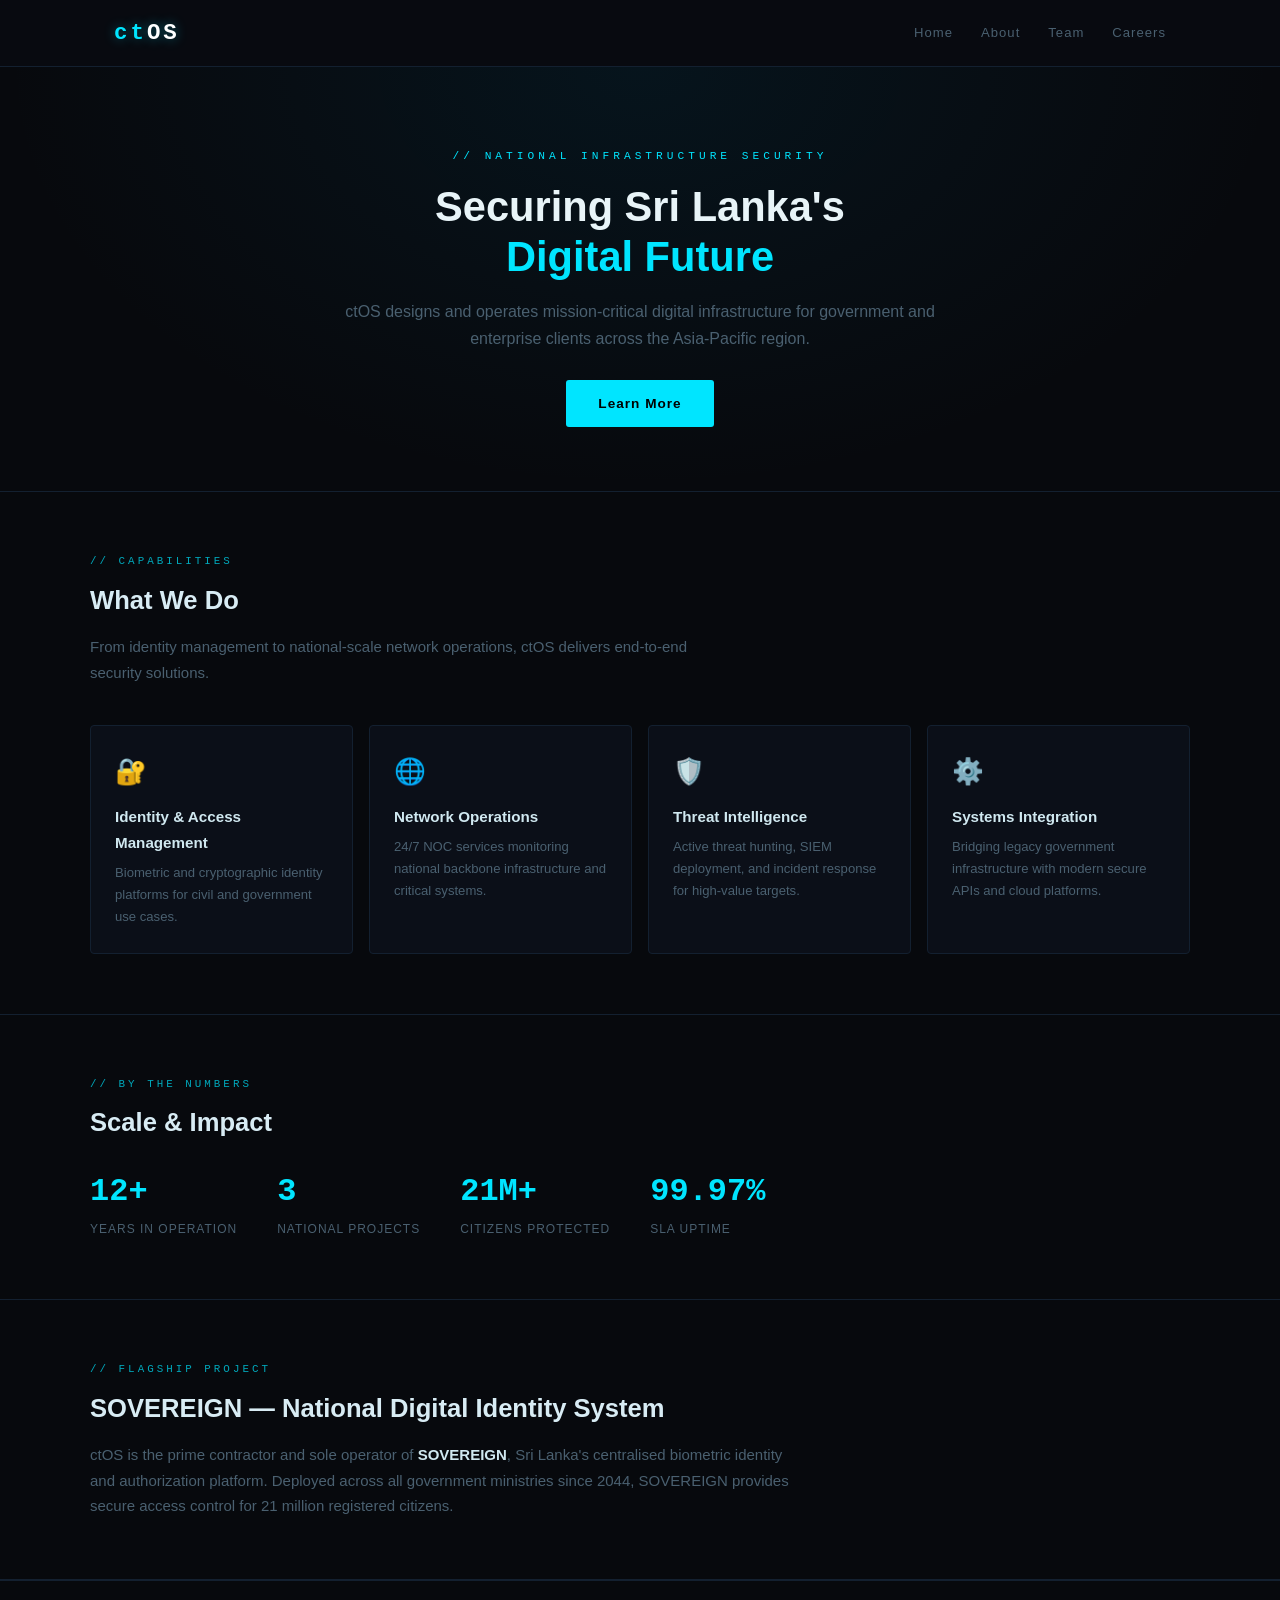
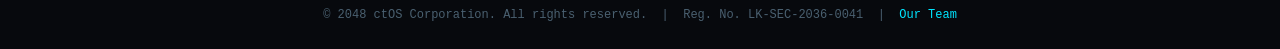
<file: stages/stage1-osint/html/index.html>
<!DOCTYPE html>
<html lang="en">
<head>
  <meta charset="UTF-8" />
  <meta name="viewport" content="width=device-width, initial-scale=1.0" />
  <title>ctOS Corporation – Securing Sri Lanka's Digital Future</title>
  <link rel="stylesheet" href="style.css" />
</head>
<body>

<nav>
  <div class="nav-inner">
    <div class="nav-logo">ct<span>OS</span></div>
    <div class="nav-links">
      <a href="index.html">Home</a>
      <a href="about.html">About</a>
      <a href="team.html">Team</a>
      <a href="careers.html">Careers</a>
    </div>
  </div>
</nav>

<section class="hero">
  <div class="hero-tag">// NATIONAL INFRASTRUCTURE SECURITY</div>
  <h1>Securing Sri Lanka's<br/><span>Digital Future</span></h1>
  <p>ctOS designs and operates mission-critical digital infrastructure for government and enterprise clients across the Asia-Pacific region.</p>
  <a href="about.html" class="btn-primary">Learn More</a>
</section>

<section>
  <div class="container">
    <div class="section-tag">// CAPABILITIES</div>
    <h2 class="section-title">What We Do</h2>
    <p class="section-sub">From identity management to national-scale network operations, ctOS delivers end-to-end security solutions.</p>
    <div class="services-grid">
      <div class="service-card">
        <div class="service-icon">🔐</div>
        <h3>Identity &amp; Access Management</h3>
        <p>Biometric and cryptographic identity platforms for civil and government use cases.</p>
      </div>
      <div class="service-card">
        <div class="service-icon">🌐</div>
        <h3>Network Operations</h3>
        <p>24/7 NOC services monitoring national backbone infrastructure and critical systems.</p>
      </div>
      <div class="service-card">
        <div class="service-icon">🛡️</div>
        <h3>Threat Intelligence</h3>
        <p>Active threat hunting, SIEM deployment, and incident response for high-value targets.</p>
      </div>
      <div class="service-card">
        <div class="service-icon">⚙️</div>
        <h3>Systems Integration</h3>
        <p>Bridging legacy government infrastructure with modern secure APIs and cloud platforms.</p>
      </div>
    </div>
  </div>
</section>

<section>
  <div class="container">
    <div class="section-tag">// BY THE NUMBERS</div>
    <h2 class="section-title">Scale &amp; Impact</h2>
    <div class="stats-row">
      <div class="stat-item">
        <div class="stat-num">12+</div>
        <div class="stat-label">YEARS IN OPERATION</div>
      </div>
      <div class="stat-item">
        <div class="stat-num">3</div>
        <div class="stat-label">NATIONAL PROJECTS</div>
      </div>
      <div class="stat-item">
        <div class="stat-num">21M+</div>
        <div class="stat-label">CITIZENS PROTECTED</div>
      </div>
      <div class="stat-item">
        <div class="stat-num">99.97%</div>
        <div class="stat-label">SLA UPTIME</div>
      </div>
    </div>
  </div>
</section>

<section>
  <div class="container">
    <div class="section-tag">// FLAGSHIP PROJECT</div>
    <h2 class="section-title">SOVEREIGN — National Digital Identity System</h2>
    <p style="color:var(--text-dim); max-width:700px;">
      ctOS is the prime contractor and sole operator of <strong style="color:#d0e8f0">SOVEREIGN</strong>, Sri Lanka's centralised biometric identity and authorization platform. Deployed across all government ministries since 2044, SOVEREIGN provides secure access control for 21 million registered citizens.
    </p>
  </div>
</section>

<footer>
  &copy; 2048 ctOS Corporation. All rights reserved. &nbsp;|&nbsp;
  Reg. No. LK-SEC-2036-0041 &nbsp;|&nbsp;
  <a href="team.html">Our Team</a>
</footer>

</body>
</html>
</file>
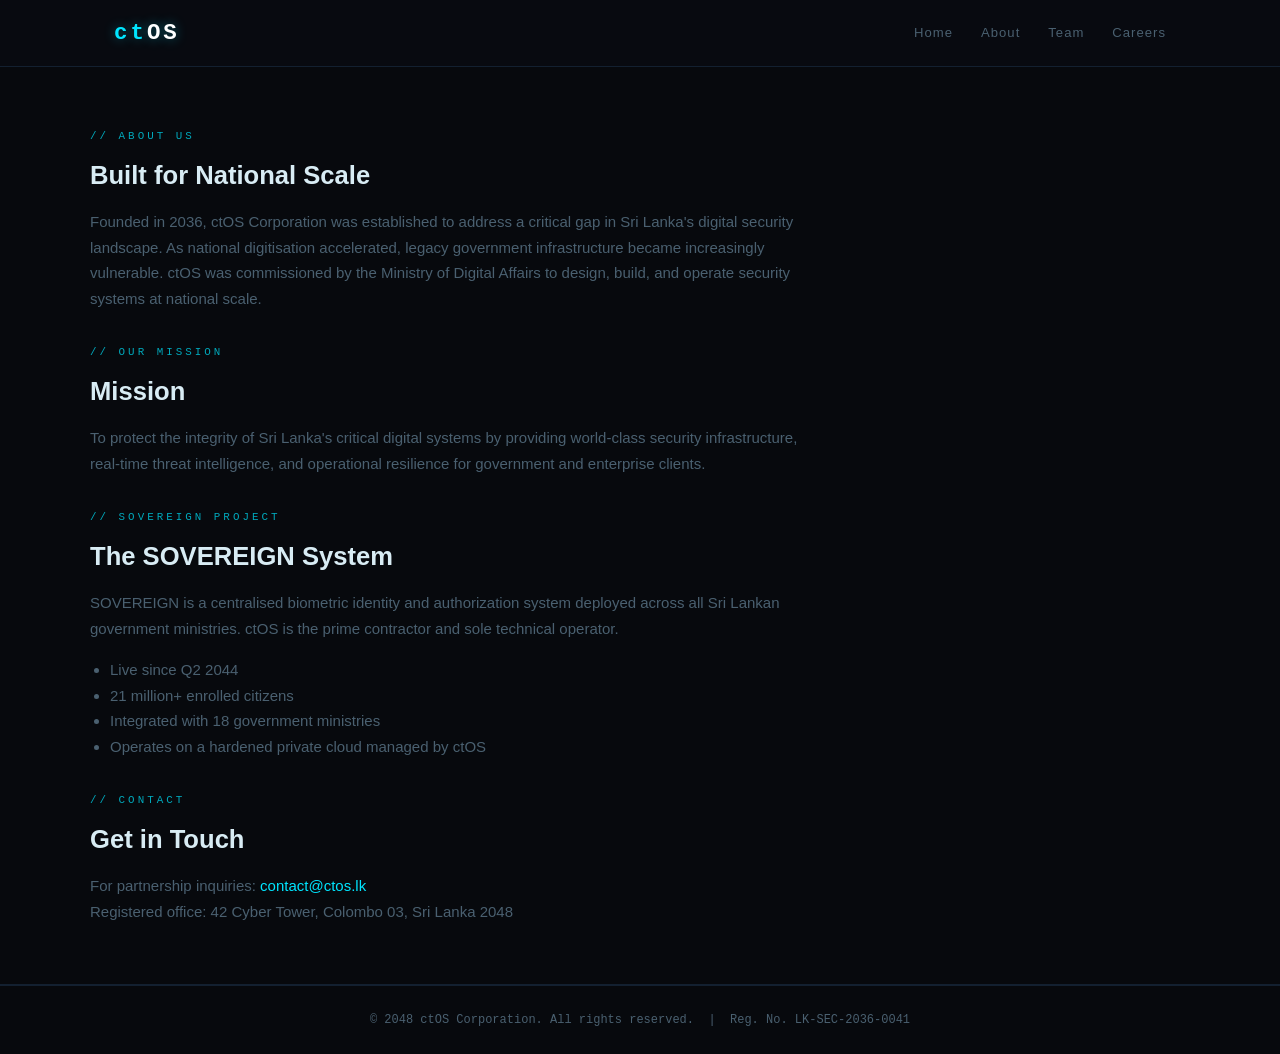
<file: stages/stage1-osint/html/about.html>
<!DOCTYPE html>
<html lang="en">
<head>
  <meta charset="UTF-8" />
  <meta name="viewport" content="width=device-width, initial-scale=1.0" />
  <title>About ctOS Corporation</title>
  <link rel="stylesheet" href="style.css" />
</head>
<body>

<nav>
  <div class="nav-inner">
    <div class="nav-logo">ct<span>OS</span></div>
    <div class="nav-links">
      <a href="index.html">Home</a>
      <a href="about.html">About</a>
      <a href="team.html">Team</a>
      <a href="careers.html">Careers</a>
    </div>
  </div>
</nav>

<section>
  <div class="container">
    <div class="section-tag">// ABOUT US</div>
    <h2 class="section-title">Built for National Scale</h2>
    <p style="color:var(--text-dim); max-width:720px; margin-bottom:32px;">
      Founded in 2036, ctOS Corporation was established to address a critical gap in Sri Lanka's digital security landscape. As national digitisation accelerated, legacy government infrastructure became increasingly vulnerable. ctOS was commissioned by the Ministry of Digital Affairs to design, build, and operate security systems at national scale.
    </p>

    <div class="section-tag">// OUR MISSION</div>
    <h2 class="section-title">Mission</h2>
    <p style="color:var(--text-dim); max-width:720px; margin-bottom:32px;">
      To protect the integrity of Sri Lanka's critical digital systems by providing world-class security infrastructure, real-time threat intelligence, and operational resilience for government and enterprise clients.
    </p>

    <div class="section-tag">// SOVEREIGN PROJECT</div>
    <h2 class="section-title">The SOVEREIGN System</h2>
    <p style="color:var(--text-dim); max-width:720px; margin-bottom:16px;">
      SOVEREIGN is a centralised biometric identity and authorization system deployed across all Sri Lankan government ministries. ctOS is the prime contractor and sole technical operator.
    </p>
    <ul style="color:var(--text-dim); max-width:720px; padding-left:20px; margin-bottom:32px;">
      <li>Live since Q2 2044</li>
      <li>21 million+ enrolled citizens</li>
      <li>Integrated with 18 government ministries</li>
      <li>Operates on a hardened private cloud managed by ctOS</li>
    </ul>

    <div class="section-tag">// CONTACT</div>
    <h2 class="section-title">Get in Touch</h2>
    <p style="color:var(--text-dim);">
      For partnership inquiries: <a href="mailto:contact@ctos.lk">contact@ctos.lk</a><br/>
      Registered office: 42 Cyber Tower, Colombo 03, Sri Lanka 2048
    </p>
  </div>
</section>

<footer>
  &copy; 2048 ctOS Corporation. All rights reserved. &nbsp;|&nbsp;
  Reg. No. LK-SEC-2036-0041
</footer>

</body>
</html>
</file>
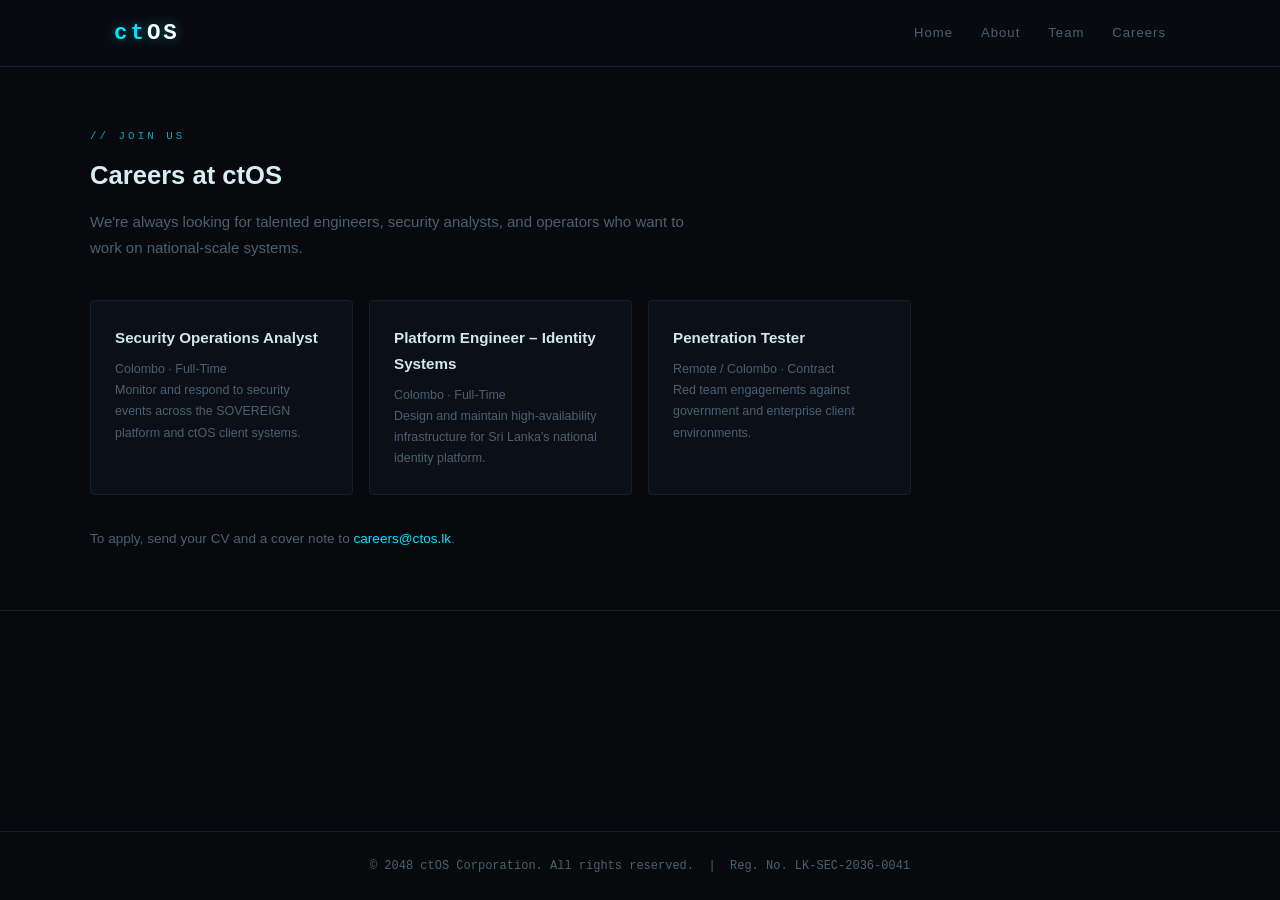
<file: stages/stage1-osint/html/careers.html>
<!DOCTYPE html>
<html lang="en">
<head>
  <meta charset="UTF-8" />
  <meta name="viewport" content="width=device-width, initial-scale=1.0" />
  <title>Careers – ctOS Corporation</title>
  <link rel="stylesheet" href="style.css" />
</head>
<body>

<nav>
  <div class="nav-inner">
    <div class="nav-logo">ct<span>OS</span></div>
    <div class="nav-links">
      <a href="index.html">Home</a>
      <a href="about.html">About</a>
      <a href="team.html">Team</a>
      <a href="careers.html">Careers</a>
    </div>
  </div>
</nav>

<section>
  <div class="container">
    <div class="section-tag">// JOIN US</div>
    <h2 class="section-title">Careers at ctOS</h2>
    <p class="section-sub">We're always looking for talented engineers, security analysts, and operators who want to work on national-scale systems.</p>

    <div class="services-grid">
      <div class="service-card">
        <h3>Security Operations Analyst</h3>
        <p style="margin-top:8px; font-size:0.78rem;">Colombo · Full-Time<br/>Monitor and respond to security events across the SOVEREIGN platform and ctOS client systems.</p>
      </div>
      <div class="service-card">
        <h3>Platform Engineer – Identity Systems</h3>
        <p style="margin-top:8px; font-size:0.78rem;">Colombo · Full-Time<br/>Design and maintain high-availability infrastructure for Sri Lanka's national identity platform.</p>
      </div>
      <div class="service-card">
        <h3>Penetration Tester</h3>
        <p style="margin-top:8px; font-size:0.78rem;">Remote / Colombo · Contract<br/>Red team engagements against government and enterprise client environments.</p>
      </div>
    </div>

    <p style="margin-top:32px; color:var(--text-dim); font-size:0.85rem;">
      To apply, send your CV and a cover note to <a href="mailto:careers@ctos.lk">careers@ctos.lk</a>.
    </p>
  </div>
</section>

<footer>
  &copy; 2048 ctOS Corporation. All rights reserved. &nbsp;|&nbsp;
  Reg. No. LK-SEC-2036-0041
</footer>

</body>
</html>
</file>
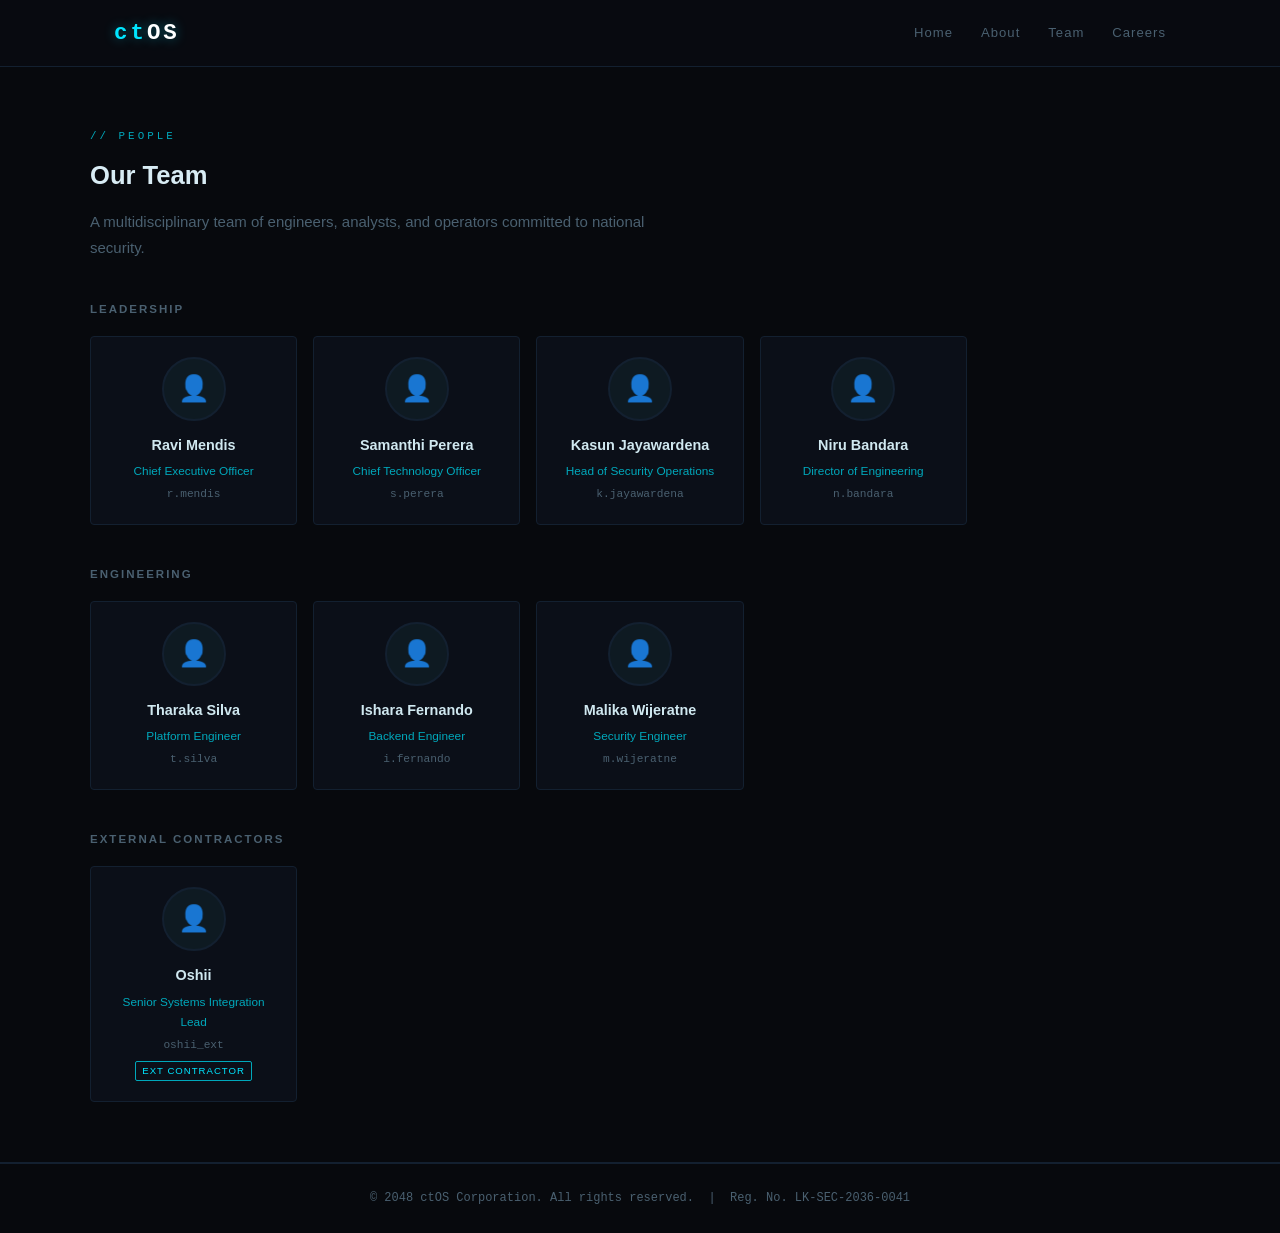
<file: stages/stage1-osint/html/team.html>
<!DOCTYPE html>
<html lang="en">
<head>
  <meta charset="UTF-8" />
  <meta name="viewport" content="width=device-width, initial-scale=1.0" />
  <title>Our Team – ctOS Corporation</title>
  <link rel="stylesheet" href="style.css" />
</head>
<body>

<nav>
  <div class="nav-inner">
    <div class="nav-logo">ct<span>OS</span></div>
    <div class="nav-links">
      <a href="index.html">Home</a>
      <a href="about.html">About</a>
      <a href="team.html">Team</a>
      <a href="careers.html">Careers</a>
    </div>
  </div>
</nav>

<section>
  <div class="container">
    <div class="section-tag">// PEOPLE</div>
    <h2 class="section-title">Our Team</h2>
    <p class="section-sub">A multidisciplinary team of engineers, analysts, and operators committed to national security.</p>

    <!-- LEADERSHIP -->
    <h3 style="font-size:0.72rem; letter-spacing:2px; color:var(--text-dim); margin-bottom:16px;">LEADERSHIP</h3>
    <div class="team-grid" style="margin-bottom:40px;">

      <div class="team-card">
        <div class="team-avatar">👤</div>
        <h3>Ravi Mendis</h3>
        <div class="role">Chief Executive Officer</div>
        <div class="username">r.mendis</div>
      </div>

      <div class="team-card">
        <div class="team-avatar">👤</div>
        <h3>Samanthi Perera</h3>
        <div class="role">Chief Technology Officer</div>
        <div class="username">s.perera</div>
      </div>

      <div class="team-card">
        <div class="team-avatar">👤</div>
        <h3>Kasun Jayawardena</h3>
        <div class="role">Head of Security Operations</div>
        <div class="username">k.jayawardena</div>
      </div>

      <div class="team-card">
        <div class="team-avatar">👤</div>
        <h3>Niru Bandara</h3>
        <div class="role">Director of Engineering</div>
        <div class="username">n.bandara</div>
      </div>

    </div>

    <!-- ENGINEERING -->
    <h3 style="font-size:0.72rem; letter-spacing:2px; color:var(--text-dim); margin-bottom:16px;">ENGINEERING</h3>
    <div class="team-grid" style="margin-bottom:40px;">

      <div class="team-card">
        <div class="team-avatar">👤</div>
        <h3>Tharaka Silva</h3>
        <div class="role">Platform Engineer</div>
        <div class="username">t.silva</div>
      </div>

      <div class="team-card">
        <div class="team-avatar">👤</div>
        <h3>Ishara Fernando</h3>
        <div class="role">Backend Engineer</div>
        <div class="username">i.fernando</div>
      </div>

      <div class="team-card">
        <div class="team-avatar">👤</div>
        <h3>Malika Wijeratne</h3>
        <div class="role">Security Engineer</div>
        <div class="username">m.wijeratne</div>
      </div>

    </div>

    <!-- EXTERNAL CONTRACTORS -->
    <h3 style="font-size:0.72rem; letter-spacing:2px; color:var(--text-dim); margin-bottom:16px;">EXTERNAL CONTRACTORS</h3>
    <div class="team-grid">

      <div class="team-card">
        <div class="team-avatar">👤</div>
        <h3>Oshii</h3>
        <div class="role">Senior Systems Integration Lead</div>
        <div class="username">oshii_ext</div>
        <div class="contractor-badge">EXT CONTRACTOR</div>
      </div>

    </div>

  </div>
</section>

<footer>
  &copy; 2048 ctOS Corporation. All rights reserved. &nbsp;|&nbsp;
  Reg. No. LK-SEC-2036-0041
</footer>

<!--
  NOTE TO DEV TEAM (Tharaka): contractor onboarding for oshii_ext completed.
  Portal access provisioned via the contractor management system.
  Flag: BP{gh0st_1n_f00tpr1nt_osh11_ext}
  Remove this comment before production deployment — S.Perera
-->

</body>
</html>
</file>
<file: stages/stage1-osint/html/style.css>
/* ctOS Corporation – Public Website Stylesheet */
*, *::before, *::after { box-sizing: border-box; margin: 0; padding: 0; }

:root {
  --cyan:    #00e5ff;
  --cyan-dim:#00a8bb;
  --dark:    #07090d;
  --card:    #0b0f18;
  --border:  #132030;
  --text:    #c0ccd8;
  --text-dim:#4a6070;
  --mono:    'Courier New', monospace;
  --sans:    Arial, sans-serif;
}

body {
  background: var(--dark);
  color: var(--text);
  font-family: var(--sans);
  font-size: 15px;
  line-height: 1.7;
  min-height: 100vh;
  display: flex;
  flex-direction: column;
}

a { color: var(--cyan); text-decoration: none; }
a:hover { text-decoration: underline; }

/* ── Nav ───────────────────────────────────────────────────── */
nav {
  background: #080a10;
  border-bottom: 1px solid var(--border);
  position: sticky; top: 0; z-index: 100;
}
.nav-inner {
  max-width: 1100px; margin: 0 auto;
  padding: 14px 24px;
  display: flex; align-items: center; justify-content: space-between;
}
.nav-logo {
  font-family: var(--mono);
  font-size: 1.4rem;
  font-weight: bold;
  color: var(--cyan);
  letter-spacing: 3px;
  text-shadow: 0 0 12px rgba(0,229,255,0.4);
}
.nav-logo span { color: #fff; }
.nav-links { display: flex; gap: 28px; }
.nav-links a { font-size: 0.82rem; letter-spacing: 1px; color: var(--text-dim); }
.nav-links a:hover { color: var(--cyan); text-decoration: none; }

/* ── Hero ──────────────────────────────────────────────────── */
.hero {
  padding: 80px 24px 64px;
  text-align: center;
  border-bottom: 1px solid var(--border);
  background: radial-gradient(ellipse at center top, rgba(0,100,140,0.12) 0%, transparent 70%);
}
.hero-tag {
  font-family: var(--mono); font-size: 0.7rem;
  letter-spacing: 4px; color: var(--cyan); margin-bottom: 16px;
}
.hero h1 {
  font-size: 2.6rem; font-weight: 700;
  color: #e8f4f8; margin-bottom: 16px; line-height: 1.2;
}
.hero h1 span { color: var(--cyan); }
.hero p { max-width: 600px; margin: 0 auto 28px; color: var(--text-dim); font-size: 1rem; }
.btn-primary {
  display: inline-block;
  background: var(--cyan); color: #000;
  font-weight: bold; font-size: 0.85rem; letter-spacing: 1px;
  padding: 12px 32px; border-radius: 3px;
  transition: opacity 0.2s;
}
.btn-primary:hover { opacity: 0.85; text-decoration: none; }

/* ── Section Styles ────────────────────────────────────────── */
section { padding: 60px 24px; border-bottom: 1px solid var(--border); }
.container { max-width: 1100px; margin: 0 auto; }
.section-tag {
  font-family: var(--mono); font-size: 0.68rem;
  letter-spacing: 3px; color: var(--cyan-dim); margin-bottom: 8px;
}
.section-title { font-size: 1.6rem; color: #d8ecf4; margin-bottom: 12px; }
.section-sub   { color: var(--text-dim); max-width: 600px; margin-bottom: 40px; }

/* ── Services Grid ─────────────────────────────────────────── */
.services-grid { display: grid; grid-template-columns: repeat(auto-fill, minmax(240px, 1fr)); gap: 16px; }
.service-card {
  background: var(--card); border: 1px solid var(--border);
  border-radius: 4px; padding: 24px;
}
.service-icon { font-size: 1.6rem; margin-bottom: 10px; }
.service-card h3 { font-size: 0.95rem; color: #d0e8f0; margin-bottom: 6px; }
.service-card p  { font-size: 0.82rem; color: var(--text-dim); }

/* ── Stats Row ─────────────────────────────────────────────── */
.stats-row { display: flex; gap: 40px; flex-wrap: wrap; margin-top: 20px; }
.stat-item .stat-num { font-size: 2rem; color: var(--cyan); font-weight: bold; font-family: var(--mono); }
.stat-item .stat-label { font-size: 0.75rem; color: var(--text-dim); letter-spacing: 1px; }

/* ── Team Grid ─────────────────────────────────────────────── */
.team-grid { display: grid; grid-template-columns: repeat(auto-fill, minmax(200px, 1fr)); gap: 16px; }
.team-card {
  background: var(--card); border: 1px solid var(--border);
  border-radius: 4px; padding: 20px; text-align: center;
}
.team-avatar {
  width: 64px; height: 64px; border-radius: 50%;
  background: #0e1a22; border: 2px solid var(--border);
  display: flex; align-items: center; justify-content: center;
  font-size: 1.6rem; margin: 0 auto 12px;
}
.team-card h3 { font-size: 0.9rem; color: #d0e8f0; margin-bottom: 4px; }
.team-card .role { font-size: 0.74rem; color: var(--cyan-dim); margin-bottom: 4px; }
.team-card .username { font-family: var(--mono); font-size: 0.70rem; color: var(--text-dim); }
.contractor-badge {
  display: inline-block; font-size: 0.60rem; letter-spacing: 1px;
  color: var(--cyan); border: 1px solid var(--cyan-dim);
  padding: 1px 6px; border-radius: 2px; margin-top: 6px;
}

/* ── Footer ────────────────────────────────────────────────── */
footer {
  margin-top: auto; padding: 24px;
  border-top: 1px solid var(--border);
  text-align: center;
  font-size: 0.75rem; color: var(--text-dim);
  font-family: var(--mono);
}
</file>
